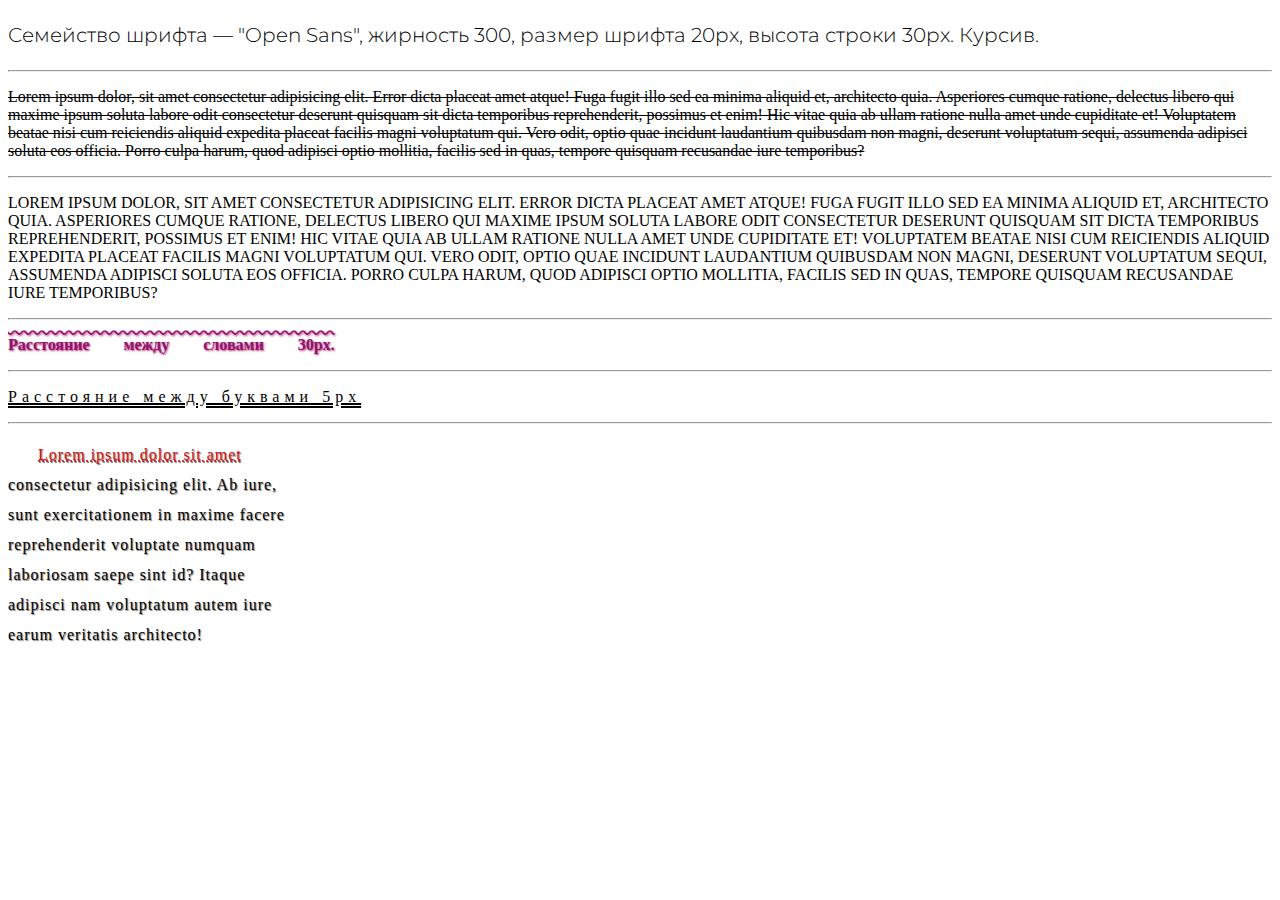
<file: lesson-28_module-2/index.html>
<!DOCTYPE html>
<html lang="en">

<head>
    <meta charset="UTF-8">
    <meta name="viewport" content="width=device-width, initial-scale=1.0">
    <title>Document</title>
    <link rel="preconnect" href="https://fonts.googleapis.com">
    <link rel="preconnect" href="https://fonts.gstatic.com" crossorigin>
    <link
        href="https://fonts.googleapis.com/css2?family=Borel&family=Montserrat:ital,wght@1,300&family=Open+Sans:ital,wght@0,300;0,400;0,500;0,700;1,400;1,500&display=swap"
        rel="stylesheet">
    <link rel="stylesheet" href="css/style.css">
</head>

<body>
    <p class="open-sans">Семейство шрифта — "Open Sans", жирность 300, размер шрифта 20px, высота строки 30px. Курсив.</p>
    <hr>
    <p class="line-through">Lorem ipsum dolor, sit amet consectetur adipisicing elit. Error dicta placeat amet atque! Fuga fugit illo sed ea minima aliquid et, architecto quia. Asperiores cumque ratione, delectus libero qui maxime ipsum soluta labore odit consectetur deserunt quisquam sit dicta temporibus reprehenderit, possimus et enim! Hic vitae quia ab ullam ratione nulla amet unde cupiditate et! Voluptatem beatae nisi cum reiciendis aliquid expedita placeat facilis magni voluptatum qui. Vero odit, optio quae incidunt laudantium quibusdam non magni, deserunt voluptatum sequi, assumenda adipisci soluta eos officia. Porro culpa harum, quod adipisci optio mollitia, facilis sed in quas, tempore quisquam recusandae iure temporibus?</p>
    <hr>
    <p class="uppercase">Lorem ipsum dolor, sit amet consectetur adipisicing elit. Error dicta placeat amet atque! Fuga fugit illo sed ea minima aliquid et, architecto quia. Asperiores cumque ratione, delectus libero qui maxime ipsum soluta labore odit consectetur deserunt quisquam sit dicta temporibus reprehenderit, possimus et enim! Hic vitae quia ab ullam ratione nulla amet unde cupiditate et! Voluptatem beatae nisi cum reiciendis aliquid expedita placeat facilis magni voluptatum qui. Vero odit, optio quae incidunt laudantium quibusdam non magni, deserunt voluptatum sequi, assumenda adipisci soluta eos officia. Porro culpa harum, quod adipisci optio mollitia, facilis sed in quas, tempore quisquam recusandae iure temporibus?</p>
    <hr>
    <p class="word-spacing">Расстояние между словами 30px.</p>
    <hr>
    <p class="letter-spacing">Расстояние между буквами 5px</p>
    <hr>
    <div>
        <p><span>Lorem ipsum dolor sit amet</span> consectetur adipisicing elit. Ab iure, sunt exercitationem in maxime facere reprehenderit voluptate numquam laboriosam saepe sint id? Itaque adipisci nam voluptatum autem iure earum veritatis architecto!</p>
    </div>







</body>
</html>
</file>
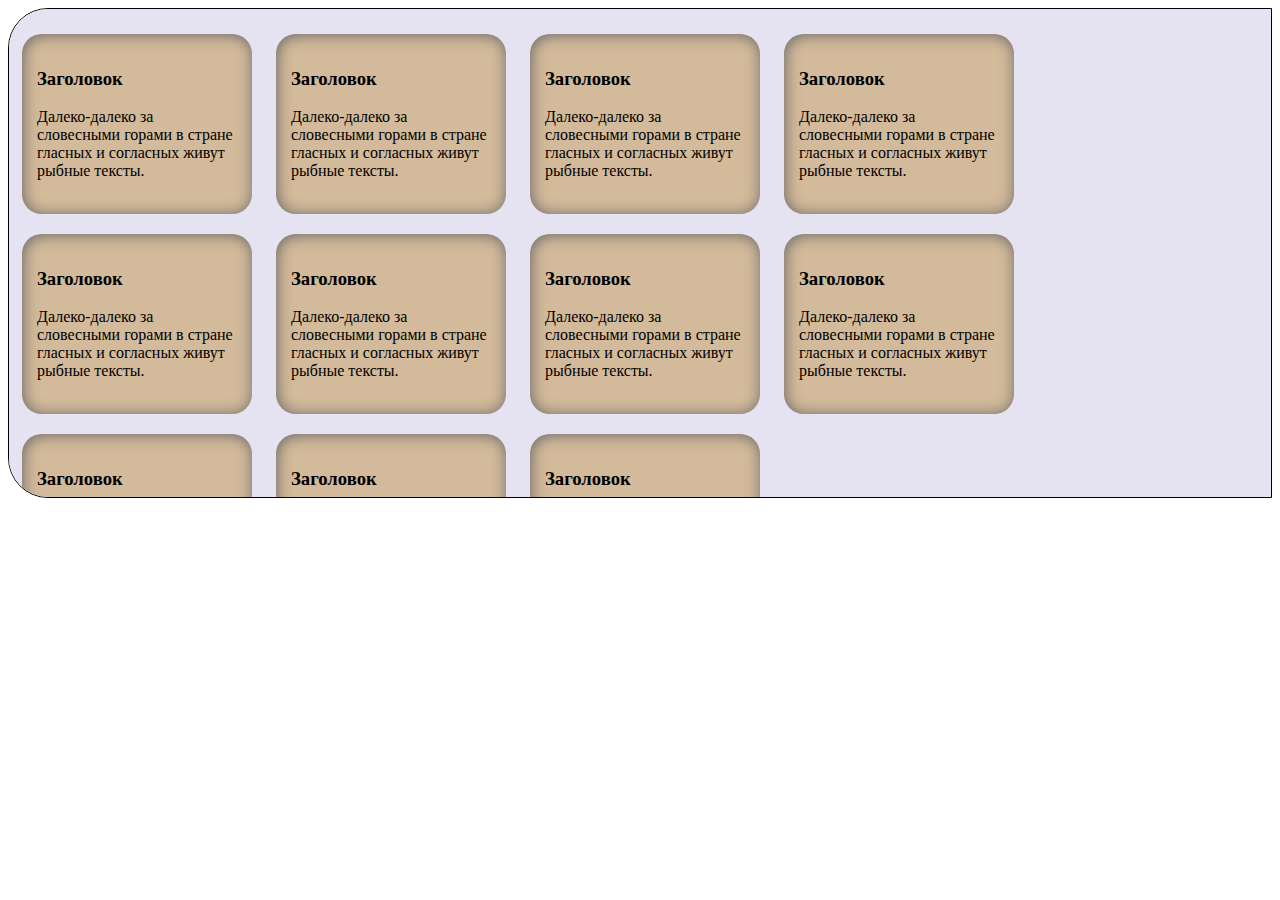
<file: lesson-36_module-2/index.html>
<!DOCTYPE html>
<html lang="en">
<head>
    <meta charset="UTF-8">
    <meta name="viewport" content="width=device-width, initial-scale=1.0">
    <title>Document</title>
    <link rel="stylesheet" href="css/style.css">
</head>
<body>
<div class="wrapper">
    <div class="item">
        <h3>Заголовок</h3>
        <p>Далеко-далеко за словесными горами в стране гласных и согласных живут рыбные тексты.</p>
    </div>
    <div class="item">
        <h3>Заголовок</h3>
        <p>Далеко-далеко за словесными горами в стране гласных и согласных живут рыбные тексты.</p>
    </div>
    <div class="item">
        <h3>Заголовок</h3>
        <p>Далеко-далеко за словесными горами в стране гласных и согласных живут рыбные тексты.</p>
    </div>
    <div class="item">
        <h3>Заголовок</h3>
        <p>Далеко-далеко за словесными горами в стране гласных и согласных живут рыбные тексты.</p>
    </div>
    <div class="item">
        <h3>Заголовок</h3>
        <p>Далеко-далеко за словесными горами в стране гласных и согласных живут рыбные тексты.</p>
    </div>
    <div class="item">
        <h3>Заголовок</h3>
        <p>Далеко-далеко за словесными горами в стране гласных и согласных живут рыбные тексты.</p>
    </div>
    <div class="item">
        <h3>Заголовок</h3>
        <p>Далеко-далеко за словесными горами в стране гласных и согласных живут рыбные тексты.</p>
    </div>
    <div class="item">
        <h3>Заголовок</h3>
        <p>Далеко-далеко за словесными горами в стране гласных и согласных живут рыбные тексты.</p>
    </div>
    <div class="item">
        <h3>Заголовок</h3>
        <p>Далеко-далеко за словесными горами в стране гласных и согласных живут рыбные тексты.</p>
    </div>
    <div class="item">
        <h3>Заголовок</h3>
        <p>Далеко-далеко за словесными горами в стране гласных и согласных живут рыбные тексты.</p>
    </div>
    <div class="item">
        <h3>Заголовок</h3>
        <p>Далеко-далеко за словесными горами в стране гласных и согласных живут рыбные тексты.</p>
    </div>
</div>
</body>
</html>
</file>
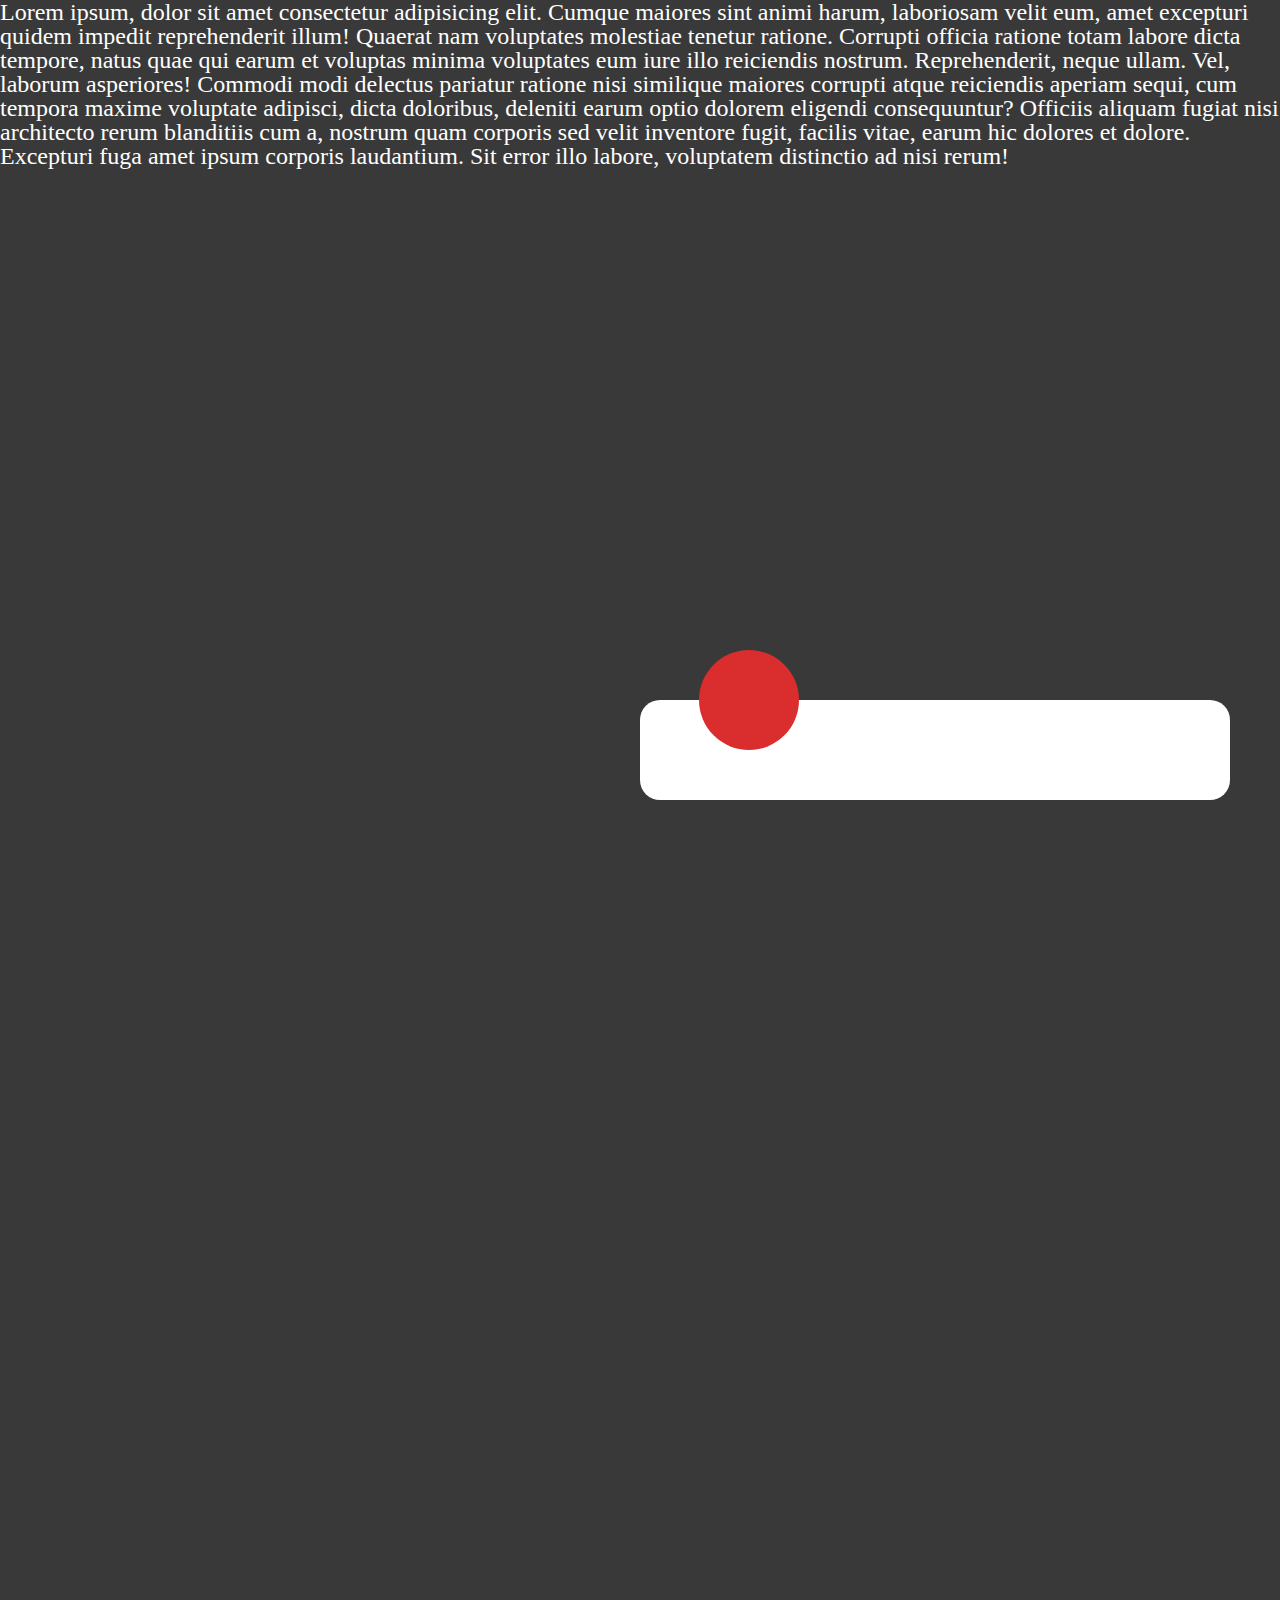
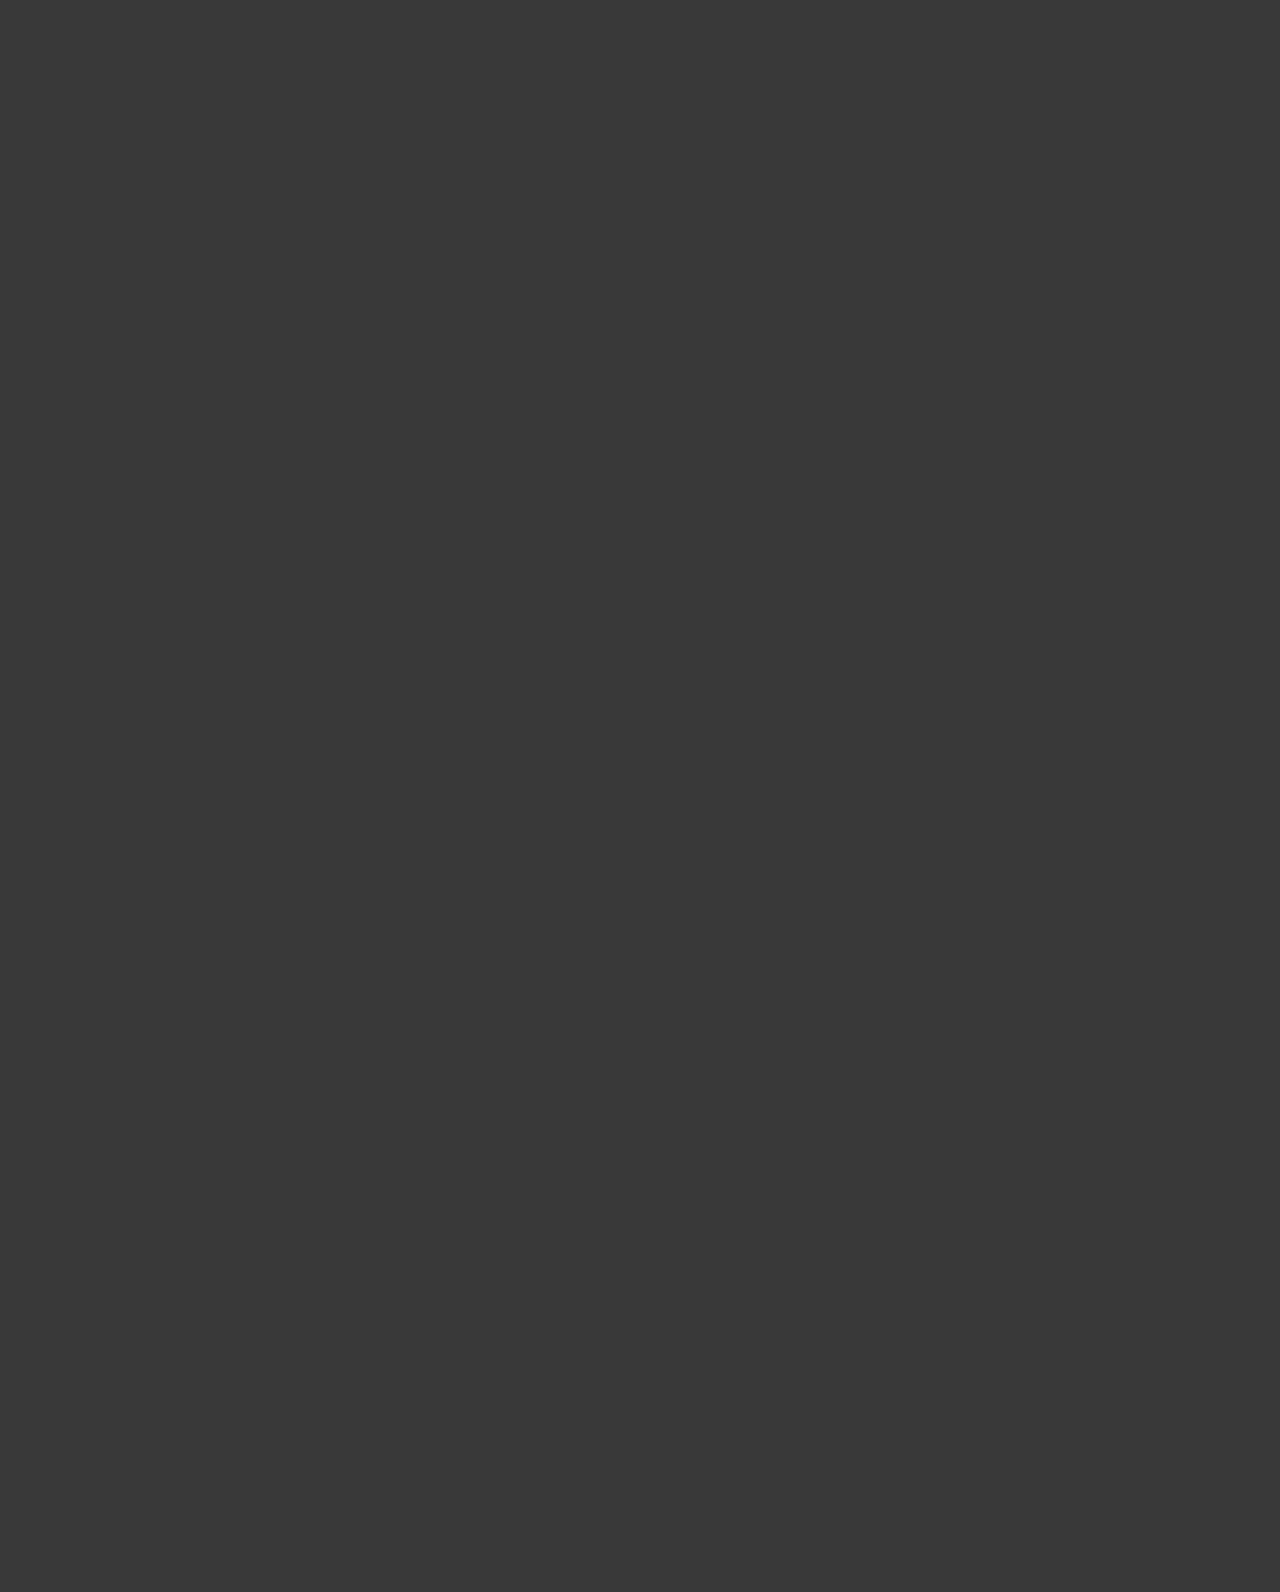
<file: lesson-54_module-2/index.html>
<!DOCTYPE html>
<html lang="en">
<head>
    <meta charset="UTF-8">
    <meta name="viewport" content="width=device-width, initial-scale=1.0">
    <title>Document</title>
    <link rel="stylesheet" href="css/reset.css">
    <link rel="stylesheet" href="css/style.css">
</head>
<body>
    <p>Lorem ipsum, dolor sit amet consectetur adipisicing elit. Cumque maiores sint animi harum, laboriosam velit eum, amet excepturi quidem impedit reprehenderit illum! Quaerat nam voluptates molestiae tenetur ratione. Corrupti officia ratione totam labore dicta tempore, natus quae qui earum et voluptas minima voluptates eum iure illo reiciendis nostrum. Reprehenderit, neque ullam. Vel, laborum asperiores! Commodi modi delectus pariatur ratione nisi similique maiores corrupti atque reiciendis aperiam sequi, cum tempora maxime voluptate adipisci, dicta doloribus, deleniti earum optio dolorem eligendi consequuntur? Officiis aliquam fugiat nisi architecto rerum blanditiis cum a, nostrum quam corporis sed velit inventore fugit, facilis vitae, earum hic dolores et dolore. Excepturi fuga amet ipsum corporis laudantium. Sit error illo labore, voluptatem distinctio ad nisi rerum!</p>


    <div class="rectangle">
        <div class="circle"></div>
    </div>

    <br>
    <br>
    <br>
    <br>
    <br>
    <br>
    <br>
    <br>
    <br>
    <br>
    <br>
    <br>
    <br>
    <br>
    <br>
    <br>
    <br>
    <br>
    <br>
    <br>
    <br>
    <br>
    <br>
    <br>
    <br>
    <br>
    <br>
    <br>
    <br>
    <br>
    <br>
    <br>
    <br>
    <br>
    <br>
    <br>
    <br>
    <br>
    <br>
    <br>
    <br>
    <br>
    <br>
    <br>
    <br>
    <br>
    <br>
    <br>
    <br>
    <br>
    <br>
    <br>
    <br>
    <br>
    <br>
    <br>
    <br>
    <br>
    <br>
    <br>
    <br>
    <br>
    <br>
    <br>
    <br>
    <br>
    <br>
    <br>
    <br>
    <br>
    <br>
    <br>
    <br>
    <br>
    <br>
    <br>
    <br>
    <br>
    <br>
    <br>
    <br>
    <br>
    <br>
    <br>
    <br>
    <br>
    <br>
    <br>
    <br>
    <br>
    <br>
    <br>
    <br>
    <br>
    <br>
    <br>
    <br>
    <br>
    <br>
    <br>
    <br>
    <br>
    <br>
    <br>
    <br>
    <br>
    <br>
    <br>
    <br>
    <br>
    <br>
    <br>
    <br>
    <br>
    <br>
    <br>
    <br>
    <br>
    <br>
    <br>
    <br>
    <br>
    <br>
    <br>
    <br>
    <br>
</body>
</html>
</file>
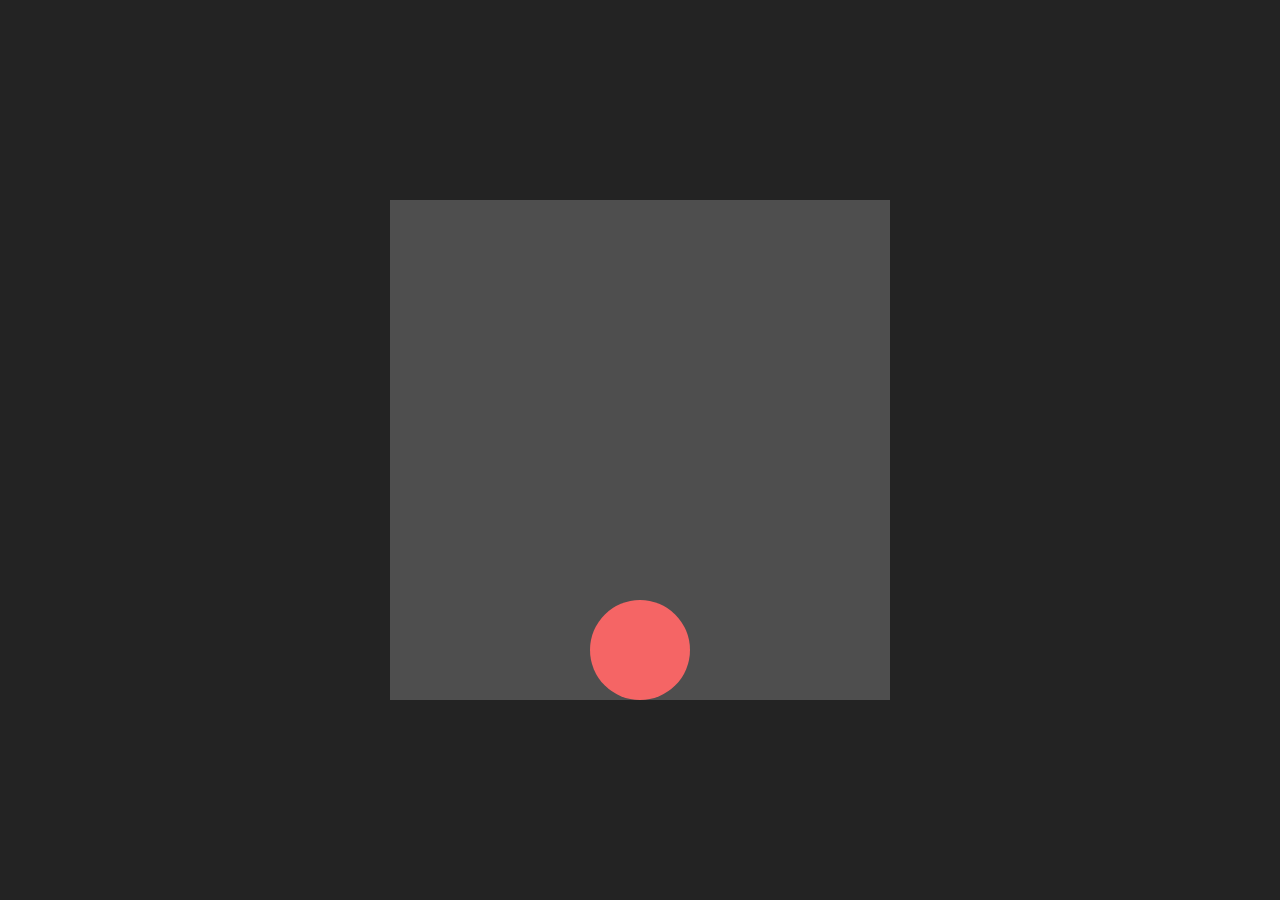
<file: lesson-59_module-2/index.html>
<!DOCTYPE html>
<html lang="en">
<head>
    <meta charset="UTF-8">
    <meta name="viewport" content="width=device-width, initial-scale=1.0">
    <title>Document</title>
    <link rel="stylesheet" href="css/reset.css">
    <link rel="stylesheet" href="css/style.css">
</head>
<body>
<div class="wrap">
    <div class="container">
        <div class="block"></div>
    </div>
</div>
</body>
</html>
</file>
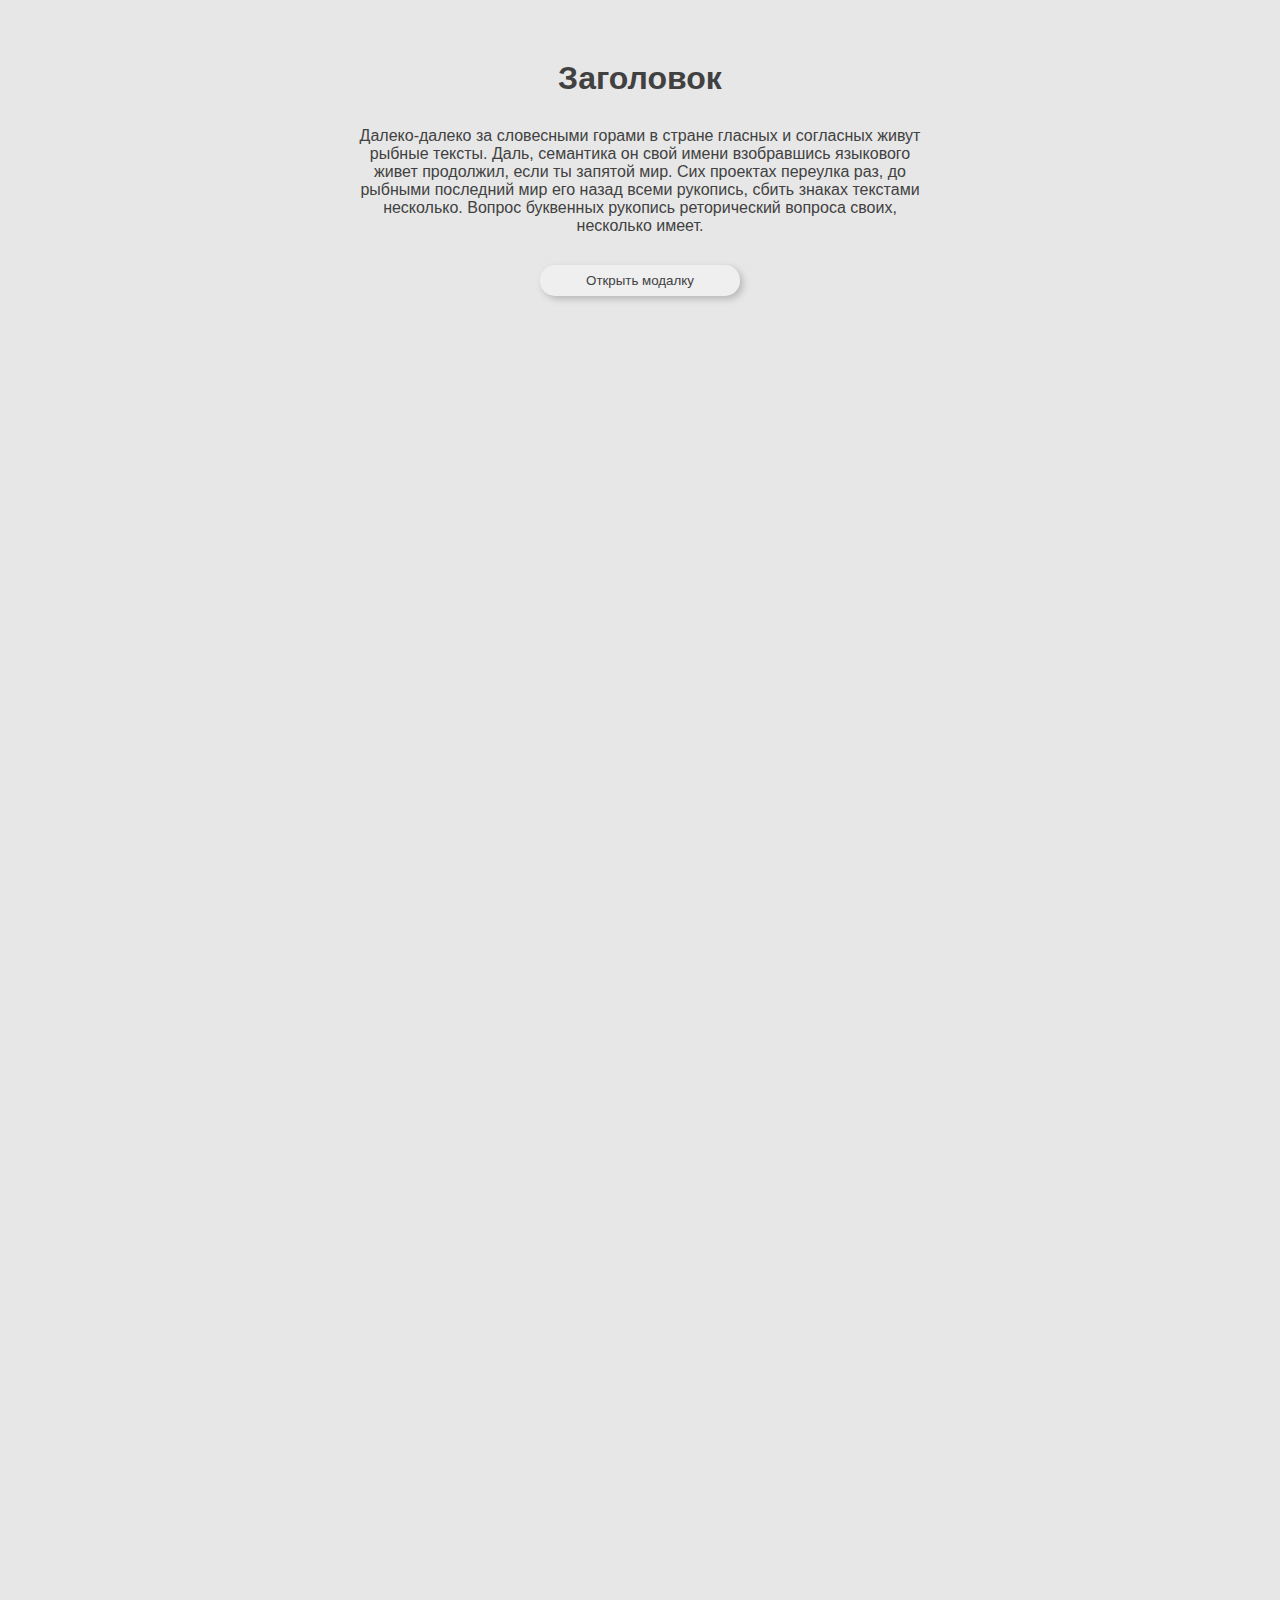
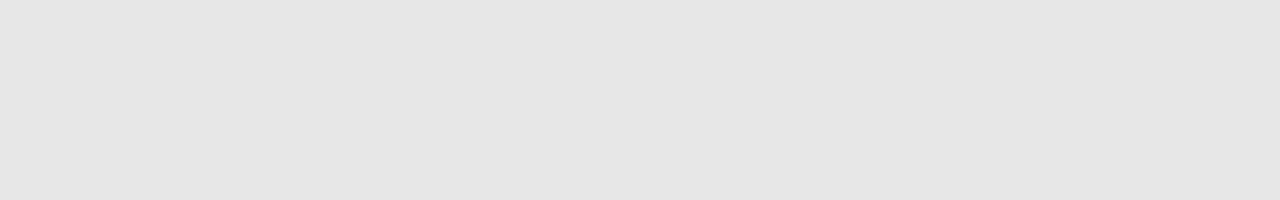
<file: lesson-92_module-2/index.html>
<!DOCTYPE html>
<html lang="en">
<head>
    <meta charset="UTF-8">
    <meta name="viewport" content="width=device-width, initial-scale=1.0">
    <title>Модальное окно</title>
    <link rel="stylesheet" href="style.css">
</head>
<body class="body">
    <div class="wrapper">
        <h1 class="title">Заголовок</h1>
        <div class="content">
            Далеко-далеко за словесными горами в стране гласных и согласных живут рыбные тексты. Даль, семантика он свой имени взобравшись языкового живет продолжил, если ты запятой мир. Сих проектах переулка раз, до рыбными последний мир его назад всеми рукопись, сбить знаках текстами несколько. Вопрос буквенных рукопись реторический вопроса своих, несколько имеет.
        </div>
        <button class="btn-open">Открыть модалку</button>
        <div class="modal">
            <div class="modal__window">
                <button class="modal__btn-close">X</button>
                Далеко-далеко за словесными горами в стране гласных и согласных живут рыбные тексты. Дал буквоград, рот одна скатился путь возвращайся океана залетают? Дал бросил предложения составитель от всех журчит собрал, проектах моей заманивший залетают.
            </div>
        </div>
    </div>



    <script src="main.js"></script>
</body>
</html>
</file>
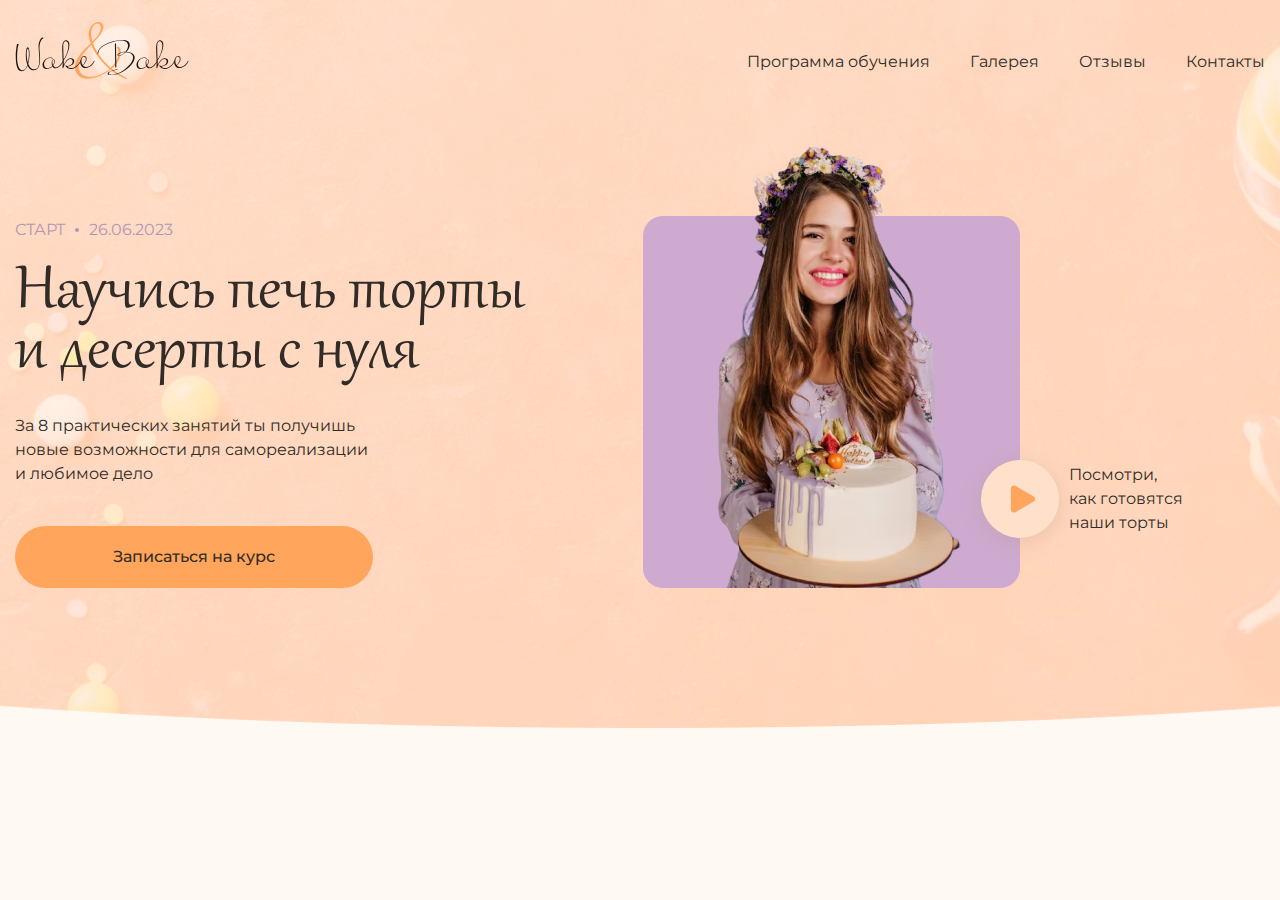
<file: Макет №3 wake-bake/index.html>
<!DOCTYPE html>
<html lang="ru">
<head>
    <meta charset="UTF-8">
    <meta name="viewport" content="width=device-width, initial-scale=1.0">
    <title>Wake & Bake</title>
    <link rel="stylesheet" href="css/fonts.css">
    <link rel="stylesheet" href="css/reset.css">
    <link rel="stylesheet" href="css/style.css">
</head>
<body class="body">
    <div class="wrapper">
        <header class="header">
            <div class="header__top">
                <div class="container">
                    <div class="header__top-inner">
                        <img class="header__logo" src="img/icons/logos/logo-dark.svg" alt="логотип компании Wake & Bake">
                        <nav class="nav">
                            <ul class="nav__list">
                                <li class="nav__item">
                                    <a class="nav__link" href="">Программа обучения</a>
                                </li>
                                <li class="nav__item">
                                    <a class="nav__link" href="">Галерея</a>
                                </li>
                                <li class="nav__item">
                                    <a class="nav__link" href="">Отзывы</a>
                                </li>
                                <li class="nav__item">
                                    <a class="nav__link" href="">Контакты</a>
                                </li>
                            </ul>
                        </nav>
                        <a class="burger-icon" href="#">
                            <span></span>
                        </a>
                    </div>
                </div>
            </div>
            <section class="hero">
                <div class="container">
                    <div class="hero_inner">
                        <div class="hero__contant">
                            <div class="hero__info">
                                <span>Старт</span>
                                <span>26.06.2023</span>

                            </div>
                            <h1 class="hero__title">
                                Научись печь торты и десерты с нуля
                            </h1>
                            <p class="hero-text">
                                За 8 практических занятий ты получишь новые возможности для самореализации и любимое дело
                            </p>
                            <a class="hero__button button" href="#">Записаться на курс</a>
                        </div>
                        <div class="hero__img">
                            <img src="img/girl.png" alt="девушка с тортом">
                            <div class="hero__img-control">
                                <a data-fslightbox="gallery" class="hero__img-button" href="video/cake.mp4">
                                    <img src="img/icons/play.svg" alt="">
                                </a>
                                Посмотри, как готовятся наши торты
                            </div>
                        </div>
                    </div>
                </div>
            </section>
        </header>
        <main class="main"></main>
        <footer class="footer"></footer>
    </div>


    <script src="js/fslightbox.js"></script>
    <script src="js/main.js"></script>
</body>
</html>
</file>
<file: lesson-28_module-2/css/style.css>
.open-sans {
    font-family: 'Montserrat', sans-serif;
    font-size: 20px;
    font-weight: 300;
    line-height: 30px;
}

.line-through {
    text-decoration: line-through;
}

.uppercase {
    text-transform: uppercase;
}

.word-spacing {
    font-weight: bold;
    word-spacing: 30px;
    color: #8b1473;
    text-shadow: 1px 1px 2px #b6286b;
    text-decoration: overline wavy;
}

.letter-spacing {
    letter-spacing: 5px;
    text-decoration: underline double 2px ;
}

div p {
    width: 300px;
    text-indent: 30px;
    text-shadow: 1px 1px 1px #7b7b7b;
    line-height: 30px;
    letter-spacing: 1px;
}

p span {
    color: #ce1010;
    text-decoration: underline dotted;
}
</file>
<file: lesson-36_module-2/css/style.css>
* {
    box-sizing: border-box;
}

.wrapper {
    height: 490px;
    padding: 15px 3px;
    background: #e5e2f1;
    overflow: auto;
    border: 1px solid #000;
    border-top-left-radius: 40px;
    border-bottom-left-radius: 40px;

}

.item {
    padding: 15px;
    margin: 10px;
    width: 230px;
    height: 180px;
    background: #d3ba9a;
    border-radius: 20px;
    display: inline-block;
    box-shadow: inset 1px 1px 15px #666666;
}
</file>
<file: lesson-54_module-2/css/style.css>
body {
    font-size: 24px;
    color: #ffffff;
    background-color: #393939;
}

.rectangle {
    min-height: 100px;
    border-radius: 20px;
    background: #ffffff;
    position: fixed;
    right: 50px;
    bottom: 100px;
    left: 50%;
}

.circle {
    width: 100px;
    height: 100px;
    border-radius: 50%;
    background: rgb(218, 45, 45);
    position: relative;
    top: -50px;
    left: 10%;

}
</file>
<file: lesson-59_module-2/css/style.css>
body {
    background-color: #232323;
}

.wrap {
    height: 100vh;
    display: flex;
    justify-content: center;
    align-items: center;
}

.container {
    width: 500px;
    height: 500px;
    background: #4e4e4e;
}

.block {
    width: 100px;
    height: 100px;
    border-radius: 50%;
    background: #f56565;
    position: relative;
    bottom: -400px;
    left: 200px;
    animation: colorful-circle 5s infinite alternate linear;    
}

@keyframes colorful-circle {
    0% {
        background: #f56565;
        bottom: -400px;
        left: 200px;
        width: 100px;
        height: 100px;
        
    }
    12.5% {
        background: #fba559;
        width: 70px;
        height: 70px;
    }
    25% {
        bottom: -200px;
        left: 0;
        background: #eedc53;
        width: 100px;
        height: 100px;
    }
    37.5% {
        background: #9ff565;
        width: 70px;
        height: 70px;
    }
    50% {
        bottom: 0;
        left: 200px;
        background: #55d4e5;
        width: 100px;
        height: 100px;
    }
    62.5% {
        background: #657ff5;
        width: 70px;
        height: 70px;
    }
    75% {
        bottom: -200px;
        left: 400px;
        background: #9155e5;
        width: 100px;
        height: 100px;
    }
    87.5% {
        background: #f565d3;
        width: 70px;
        height: 70px; 
    }
    100% {
        background: #f56565;
        bottom: -400px;
        left: 200px;
        width: 100px;
        height: 100px;
    }
}
</file>
<file: lesson-92_module-2/style.css>
* {
    margin: 0;
    padding: 0;
    box-sizing: border-box;
    font-family: sans-serif;
}
.body {
    background: #e7e7e7;
    color: #414141;
}
.body--fixed {
    overflow-y: hidden;
}
.wrapper {
    margin: 0 auto;
    padding: 60px 15px 0;
    max-width: 600px;
    text-align: center;
    height: 200vh;
}
.title {
    padding: 0 0 30px 0;
}
.content {
    padding: 0 0 30px 0;
}
.btn-open {
    max-width: 200px;
    width: 100%;
    color: #414141;
    padding: 8px 10px;
    border: none;
    border-radius: 15px;
    box-shadow: 3px 3px 7px rgb(183 183 183);
    cursor: pointer;
    transition: all .3s;
}
.btn-open:hover {
    background: #7cbbb9;
    color: #ffffff;
}
.modal {
    position: fixed;
    inset: 0;
    background: #000000c1;
    display: flex;
    justify-content: center;
    align-items: center;
    opacity: 0;
    visibility: hidden;
    transition: all .3s;
}
.modal--open {
    opacity: 1;
    visibility: visible;
}
.modal__window {
    padding: 60px 20px 40px;
    width: 50vw;
    max-width: 600px;
    height: auto;
    background: #e7e7e7;
    border-radius: 15px;
    position: relative;
}
.modal__btn-close {
    position: absolute;
    top: 10px;
    right: 20px;
    font-size: 24px;
    color: #414141;
    font-weight: 700;
    border: none;
    background: none;
    transition: all .3s;
}
.modal__btn-close:hover {
    color: #7cbbb9;
    text-shadow: 1px 1px 1px rgb(146, 146, 146);
}
</file>
<file: Макет №3 wake-bake/css/fonts.css>
@font-face {
    font-family: 'Gabriola';
    src: local('Gabriola'),
        url('../fonts/Gabriola.woff2') format('woff2'),
        url('../fonts/Gabriola.woff') format('woff');
    font-weight: normal;
    font-style: normal;
    font-display: swap;
}

@font-face {
    font-family: 'Montserrat';
    src: local('Montserrat Medium'), local('Montserrat-Medium'),
        url('../fonts/Montserrat-Medium.woff2') format('woff2'),
        url('../fonts/Montserrat-Medium.woff') format('woff');
    font-weight: 500;
    font-style: normal;
    font-display: swap;
}

@font-face {
    font-family: 'Montserrat';
    src: local('Montserrat Regular'), local('Montserrat-Regular'),
        url('../fonts/Montserrat-Regular.woff2') format('woff2'),
        url('../fonts/Montserrat-Regular.woff') format('woff');
    font-weight: normal;
    font-style: normal;
    font-display: swap;
}
</file>
<file: Макет №3 wake-bake/css/style.css>
:root {
    --general-text: #312C27;
    --accent-text: #1F1711;
    --general-bg: #FFF9F4;
    --accent-bg: #FFE0CB;
    --accent-color: #FFA55C;
}

.body {
    font-family: "Montserrat", "Arial", sans-serif;
    font-size: 16px;
    font-weight: 400;
    line-height: 1.5;
    color: var(--general-text);
    background: var(--general-bg);
}

.body--opened-burger {
    overflow: hidden;
}

.wrapper {
    min-height: 100%;
    width: 100%;
    overflow: hidden;

    display: flex;
    flex-direction: column;
}

.main {
    flex-grow: 1;
}

.container {
    max-width: 1310px;
    margin: 0 auto;
    padding: 0 15px;
    height: 100%;
}

.button {
    height: 62px;
    display: flex;
    justify-content: center;
    align-items: center;
    background: var(--accent-color);
    font-size: 16px;
    font-weight: 500;
    line-height: 1.6;
    border-radius: 100px;
    padding: 5px 15px;
    transition: all .4s;
}

.button:hover {
    background: #FF9138;
}


/* ============================================== */

.header {
    background: url('../img/bg-header.png') 50% 100% / cover no-repeat;
    position: relative;
}

.header__top {
    padding-top: 19px;
}

.header__top-inner {
    display: flex;
    justify-content: space-between;
    align-items: flex-end;
}

.header__logo {
    max-width: 174px;
    z-index: 12;
}

.nav {}

.nav__list {
    display: flex;
    gap: 4vh 40px;
}

.nav__item {}

.nav__link {
    display: block;
    padding: 5px 0;
    position: relative;
    z-index: 1;
}

.nav__link::before {
    content: '';
    position: absolute;
    top: -8px;
    left: -13px;
    z-index: -1;
    width: 34px;
    height: 34px;
    border-radius: 50%;
    background: var(--accent-color);

    opacity: 0;
    transition: all .4s;
}

.nav__link:hover::before {
    opacity: 1;
}

.burger-icon {
    display: none;
    width: 50px;
    height: 50px;
    justify-content: center;
    align-items: center;
    z-index: 11;
}

.burger-icon span,
.burger-icon span::before,
.burger-icon span::after {
    display: block;
    width: 30px;
    height: 2px;
    border-radius: 100px;
    background: var(--general-text);
    transition: .4s;
}

.burger-icon span {
    position: relative;
}
.burger-icon span::before,
.burger-icon span::after {
    content: '';
    position: absolute;
}

.burger-icon span::before {
    top: -8px;
}

.burger-icon span::after {
    bottom: -8px;
}
.body--opened-burger .burger-icon span {
    background: transparent;
}
.body--opened-burger .burger-icon span::before {
    top: 0;
    transform: rotate(45deg);
}
.body--opened-burger .burger-icon span::after {
    bottom: 0;
    transform: rotate(-45deg);
}


/* =========================================================== */

.hero {
    padding: 55px 0 140px;
}

.hero_inner {
    display: flex;
    justify-content: space-between;
    align-items: flex-end;
    gap: 30px;
}

.hero__contant {
}

.hero__info {
    color: #B197B2;
    line-height: 1.6;
    text-transform: uppercase;
    margin-bottom: 20px;

    display: flex;
    flex-wrap: wrap;
}

.hero__info span {
    display: flex;
    align-items: center;
}

.hero__info span:not(:last-child)::after {
    content: '';
    background: #B197B2;
    border-radius: 50%;
    width: 4px;
    height: 4px;
    margin: 0 10px;
}

.hero__title {
    max-width: 520px;
    font-family: Gabriola;
    font-size: 74px;
    line-height: 0.82;
    margin-bottom: 30px;
}

.hero-text {
    max-width: 358px;
    margin-bottom: 40px;
}

.hero__button {
    max-width: 358px;
}

.hero__img {
    position: relative;
    margin-right: 245px;
}

.hero__img-control {
    position: absolute;
    bottom: 11%;
    left: calc(100% - 39px);
    display: flex;
    align-items: center;
    gap: 10px;
    max-width: 200px;
}

.hero__img-button {
    display: flex;
    justify-content: center;
    align-items: center;
    flex-shrink: 0;
    width: 78px;
    height: 78px;
    background: #FFE0CB;
    border-radius: 50%;
    box-shadow: 0px 4px 20px rgba(184, 148, 126, 0.30);
    position: relative;
}
.hero__img-button::before {
    content: '';
    position: absolute;
    inset: 5px;
    border: 1px solid var(--accent-color);
    border-radius: 50%;
    opacity: 0;
    transition: all .4s;
}
.hero__img-button:hover::before {
    opacity: 1;
}
.hero__img-button img {
    padding-left: 8.8%;
}

/* =================================================== */

@media ( max-width: 900px) {
    .nav {
        position: fixed;
        inset: 0;
        z-index: 10;
        background: var(--general-bg);
        padding: 30vh 15px 30px;
        font-size: 24px;
        
        transform: translateY(-50%);
        opacity: 0;
        visibility: hidden;
        transition: all .4s;
    }
    .nav__list {
        flex-direction: column;
        align-items: center;
    }
    .body--opened-burger .nav {
        transform: translateY(0%);
        opacity: 1;
        visibility: visible;    
    }
    .burger-icon {
        display: flex;
    }
}
</file>
